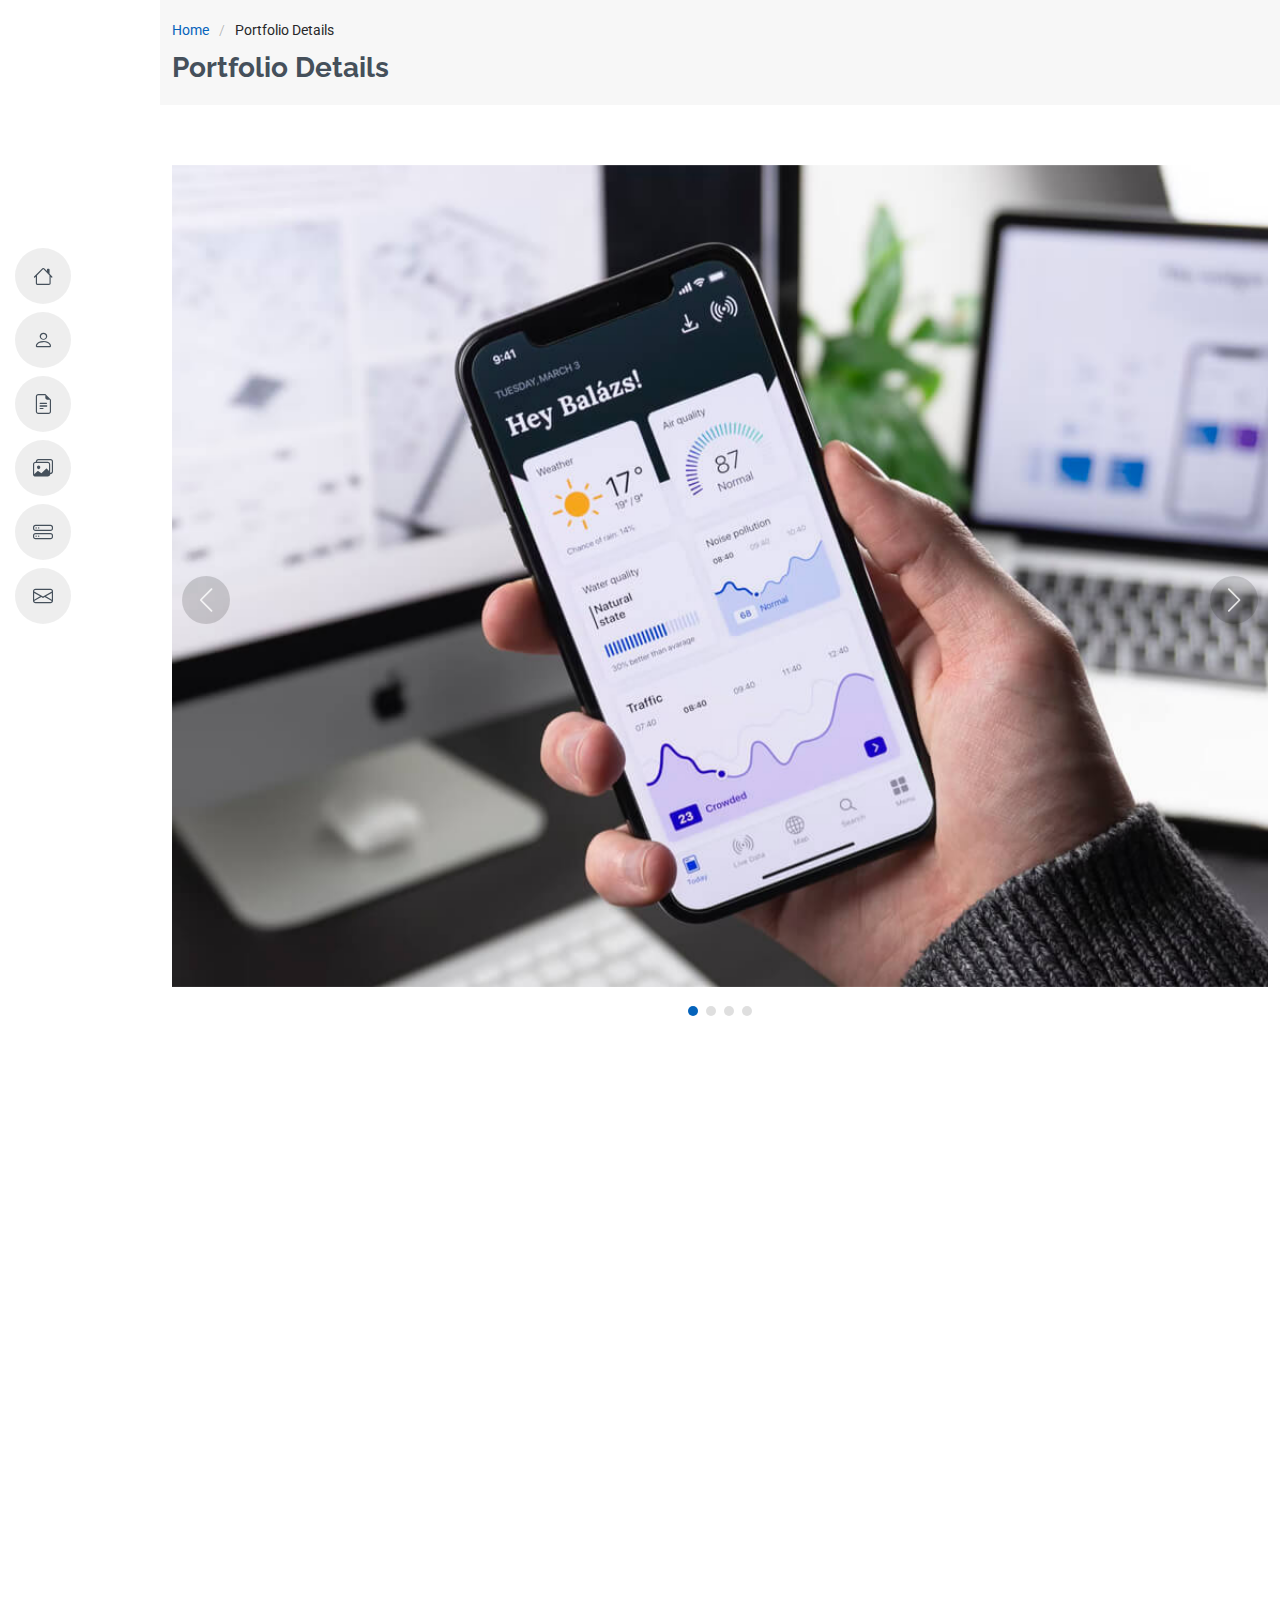
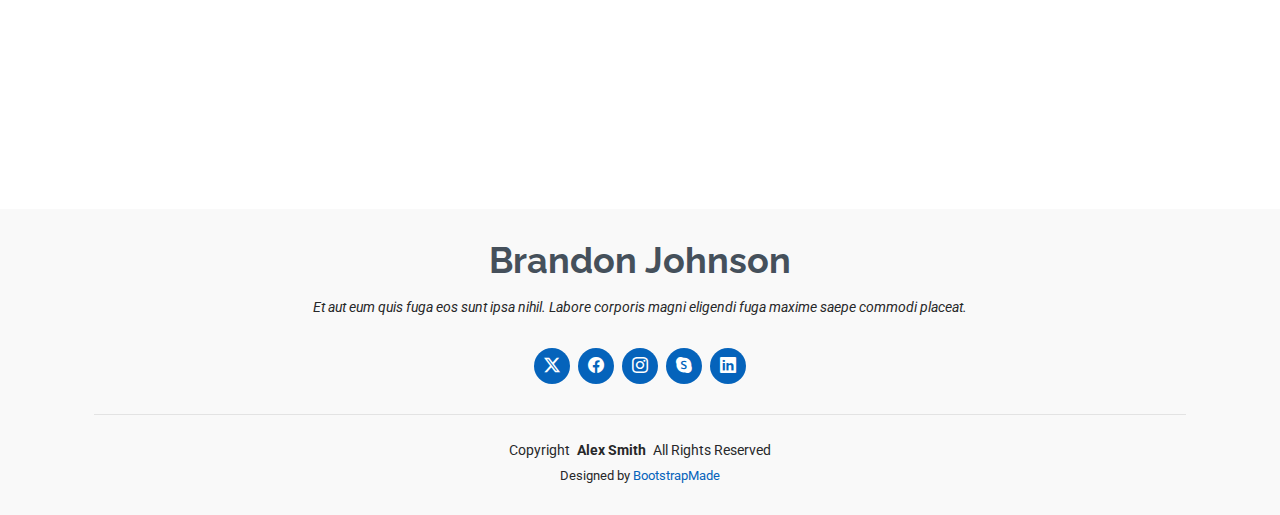
<file: portfolio-details.html>
<!DOCTYPE html>
<html lang="en">

<head>
  <meta charset="utf-8">
  <meta content="width=device-width, initial-scale=1.0" name="viewport">
  <title>Web Portfolio</title>
  <meta content="" name="description">
  <meta content="" name="keywords">

  <!-- Favicons -->
  <link href="assets/img/favicon.png" rel="icon">
  <link href="assets/img/apple-touch-icon.png" rel="apple-touch-icon">

  <!-- Fonts -->
  <link href="https://fonts.googleapis.com" rel="preconnect">
  <link href="https://fonts.gstatic.com" rel="preconnect" crossorigin>
  <link href="https://fonts.googleapis.com/css2?family=Roboto:ital,wght@0,100;0,300;0,400;0,500;0,700;0,900;1,100;1,300;1,400;1,500;1,700;1,900&family=Poppins:ital,wght@0,100;0,200;0,300;0,400;0,500;0,600;0,700;0,800;0,900;1,100;1,200;1,300;1,400;1,500;1,600;1,700;1,800;1,900&family=Raleway:ital,wght@0,100;0,200;0,300;0,400;0,500;0,600;0,700;0,800;0,900;1,100;1,200;1,300;1,400;1,500;1,600;1,700;1,800;1,900&display=swap" rel="stylesheet">

  <!-- Vendor CSS Files -->
  <link href="assets/vendor/bootstrap/css/bootstrap.min.css" rel="stylesheet">
  <link href="assets/vendor/bootstrap-icons/bootstrap-icons.css" rel="stylesheet">
  <link href="assets/vendor/aos/aos.css" rel="stylesheet">
  <link href="assets/vendor/glightbox/css/glightbox.min.css" rel="stylesheet">
  <link href="assets/vendor/swiper/swiper-bundle.min.css" rel="stylesheet">

  <!-- Main CSS File -->
  <link href="assets/css/main.css" rel="stylesheet">

  <!-- =======================================================
  * Template Name: MyResume
  * Template URL: https://bootstrapmade.com/free-html-bootstrap-template-my-resume/
  * Updated: Jun 29 2024 with Bootstrap v5.3.3
  * Author: BootstrapMade.com
  * License: https://bootstrapmade.com/license/
  ======================================================== -->
</head>

<body class="portfolio-details-page">

  <header id="header" class="header d-flex flex-column justify-content-center">

    <i class="header-toggle d-xl-none bi bi-list"></i>

    <nav id="navmenu" class="navmenu">
      <ul>
        <li><a href="#hero"><i class="bi bi-house navicon"></i><span>Home</span></a></li>
        <li><a href="#about"><i class="bi bi-person navicon"></i><span>About</span></a></li>
        <li><a href="#resume"><i class="bi bi-file-earmark-text navicon"></i><span>Resume</span></a></li>
        <li><a href="#portfolio"><i class="bi bi-images navicon"></i><span>Portfolio</span></a></li>
        <li><a href="#services"><i class="bi bi-hdd-stack navicon"></i><span>Services</span></a></li>
        <li><a href="#contact"><i class="bi bi-envelope navicon"></i><span>Contact</span></a></li>
      </ul>
    </nav>

  </header>

  <main class="main">

    <!-- Page Title -->
    <div class="page-title" data-aos="fade">
      <div class="container">
        <nav class="breadcrumbs">
          <ol>
            <li><a href="index.html">Home</a></li>
            <li class="current">Portfolio Details</li>
          </ol>
        </nav>
        <h1>Portfolio Details</h1>
      </div>
    </div><!-- End Page Title -->

    <!-- Portfolio Details Section -->
    <section id="portfolio-details" class="portfolio-details section">

      <div class="container" data-aos="fade-up">

        <div class="portfolio-details-slider swiper init-swiper">
          <script type="application/json" class="swiper-config">
            {
              "loop": true,
              "speed": 600,
              "autoplay": {
                "delay": 5000
              },
              "slidesPerView": "auto",
              "navigation": {
                "nextEl": ".swiper-button-next",
                "prevEl": ".swiper-button-prev"
              },
              "pagination": {
                "el": ".swiper-pagination",
                "type": "bullets",
                "clickable": true
              }
            }
          </script>
          <div class="swiper-wrapper align-items-center">

            <div class="swiper-slide">
              <img src="assets/img/portfolio/app-1.jpg" alt="">
            </div>

            <div class="swiper-slide">
              <img src="assets/img/portfolio/product-1.jpg" alt="">
            </div>

            <div class="swiper-slide">
              <img src="assets/img/portfolio/branding-1.jpg" alt="">
            </div>

            <div class="swiper-slide">
              <img src="assets/img/portfolio/books-1.jpg" alt="">
            </div>

          </div>
          <div class="swiper-button-prev"></div>
          <div class="swiper-button-next"></div>
          <div class="swiper-pagination"></div>
        </div>

        <div class="row justify-content-between gy-4 mt-4">

          <div class="col-lg-8" data-aos="fade-up">
            <div class="portfolio-description">
              <h2>This is an example of portfolio details</h2>
              <p>
                Autem ipsum nam porro corporis rerum. Quis eos dolorem eos itaque inventore commodi labore quia quia. Exercitationem repudiandae officiis neque suscipit non officia eaque itaque enim. Voluptatem officia accusantium nesciunt est omnis tempora consectetur dignissimos. Sequi nulla at esse enim cum deserunt eius.
              </p>
              <p>
                Amet consequatur qui dolore veniam voluptatem voluptatem sit. Non aspernatur atque natus ut cum nam et. Praesentium error dolores rerum minus sequi quia veritatis eum. Eos et doloribus doloremque nesciunt molestiae laboriosam.
              </p>

              <div class="testimonial-item">
                <p>
                  <i class="bi bi-quote quote-icon-left"></i>
                  <span>Export tempor illum tamen malis malis eram quae irure esse labore quem cillum quid cillum eram malis quorum velit fore eram velit sunt aliqua noster fugiat irure amet legam anim culpa.</span>
                  <i class="bi bi-quote quote-icon-right"></i>
                </p>
                <div>
                  <img src="assets/img/testimonials/testimonials-2.jpg" class="testimonial-img" alt="">
                  <h3>Sara Wilsson</h3>
                  <h4>Designer</h4>
                </div>
              </div>

              <p>
                Impedit ipsum quae et aliquid doloribus et voluptatem quasi. Perspiciatis occaecati earum et magnam animi. Quibusdam non qui ea vitae suscipit vitae sunt. Repudiandae incidunt cumque minus deserunt assumenda tempore. Delectus voluptas necessitatibus est.
              </p>

              <p>
                Sunt voluptatum sapiente facilis quo odio aut ipsum repellat debitis. Molestiae et autem libero. Explicabo et quod necessitatibus similique quis dolor eum. Numquam eaque praesentium rem et qui nesciunt.
              </p>

            </div>
          </div>

          <div class="col-lg-3" data-aos="fade-up" data-aos-delay="100">
            <div class="portfolio-info">
              <h3>Project information</h3>
              <ul>
                <li><strong>Category</strong> Web design</li>
                <li><strong>Client</strong> ASU Company</li>
                <li><strong>Project date</strong> 01 March, 2020</li>
                <li><strong>Project URL</strong> <a href="#">www.example.com</a></li>
                <li><a href="#" class="btn-visit align-self-start">Visit Website</a></li>
              </ul>
            </div>
          </div>

        </div>

      </div>

    </section><!-- /Portfolio Details Section -->

  </main>

  <footer id="footer" class="footer position-relative light-background">
    <div class="container">
      <h3 class="sitename">Brandon Johnson</h3>
      <p>Et aut eum quis fuga eos sunt ipsa nihil. Labore corporis magni eligendi fuga maxime saepe commodi placeat.</p>
      <div class="social-links d-flex justify-content-center">
        <a href=""><i class="bi bi-twitter-x"></i></a>
        <a href=""><i class="bi bi-facebook"></i></a>
        <a href=""><i class="bi bi-instagram"></i></a>
        <a href=""><i class="bi bi-skype"></i></a>
        <a href=""><i class="bi bi-linkedin"></i></a>
      </div>
      <div class="container">
        <div class="copyright">
          <span>Copyright</span> <strong class="px-1 sitename">Alex Smith</strong> <span>All Rights Reserved</span>
        </div>
        <div class="credits">
          <!-- All the links in the footer should remain intact. -->
          <!-- You can delete the links only if you've purchased the pro version. -->
          <!-- Licensing information: https://bootstrapmade.com/license/ -->
          <!-- Purchase the pro version with working PHP/AJAX contact form: [buy-url] -->
          Designed by <a href="https://bootstrapmade.com/">BootstrapMade</a>
        </div>
      </div>
    </div>
  </footer>

  <!-- Scroll Top -->
  <a href="#" id="scroll-top" class="scroll-top d-flex align-items-center justify-content-center"><i class="bi bi-arrow-up-short"></i></a>

  <!-- Preloader -->
  <div id="preloader"></div>

  <!-- Vendor JS Files -->
  <script src="assets/vendor/bootstrap/js/bootstrap.bundle.min.js"></script>
  <script src="assets/vendor/php-email-form/validate.js"></script>
  <script src="assets/vendor/aos/aos.js"></script>
  <script src="assets/vendor/typed.js/typed.umd.js"></script>
  <script src="assets/vendor/purecounter/purecounter_vanilla.js"></script>
  <script src="assets/vendor/waypoints/noframework.waypoints.js"></script>
  <script src="assets/vendor/glightbox/js/glightbox.min.js"></script>
  <script src="assets/vendor/imagesloaded/imagesloaded.pkgd.min.js"></script>
  <script src="assets/vendor/isotope-layout/isotope.pkgd.min.js"></script>
  <script src="assets/vendor/swiper/swiper-bundle.min.js"></script>

  <!-- Main JS File -->
  <script src="assets/js/main.js"></script>

</body>

</html>
</file>
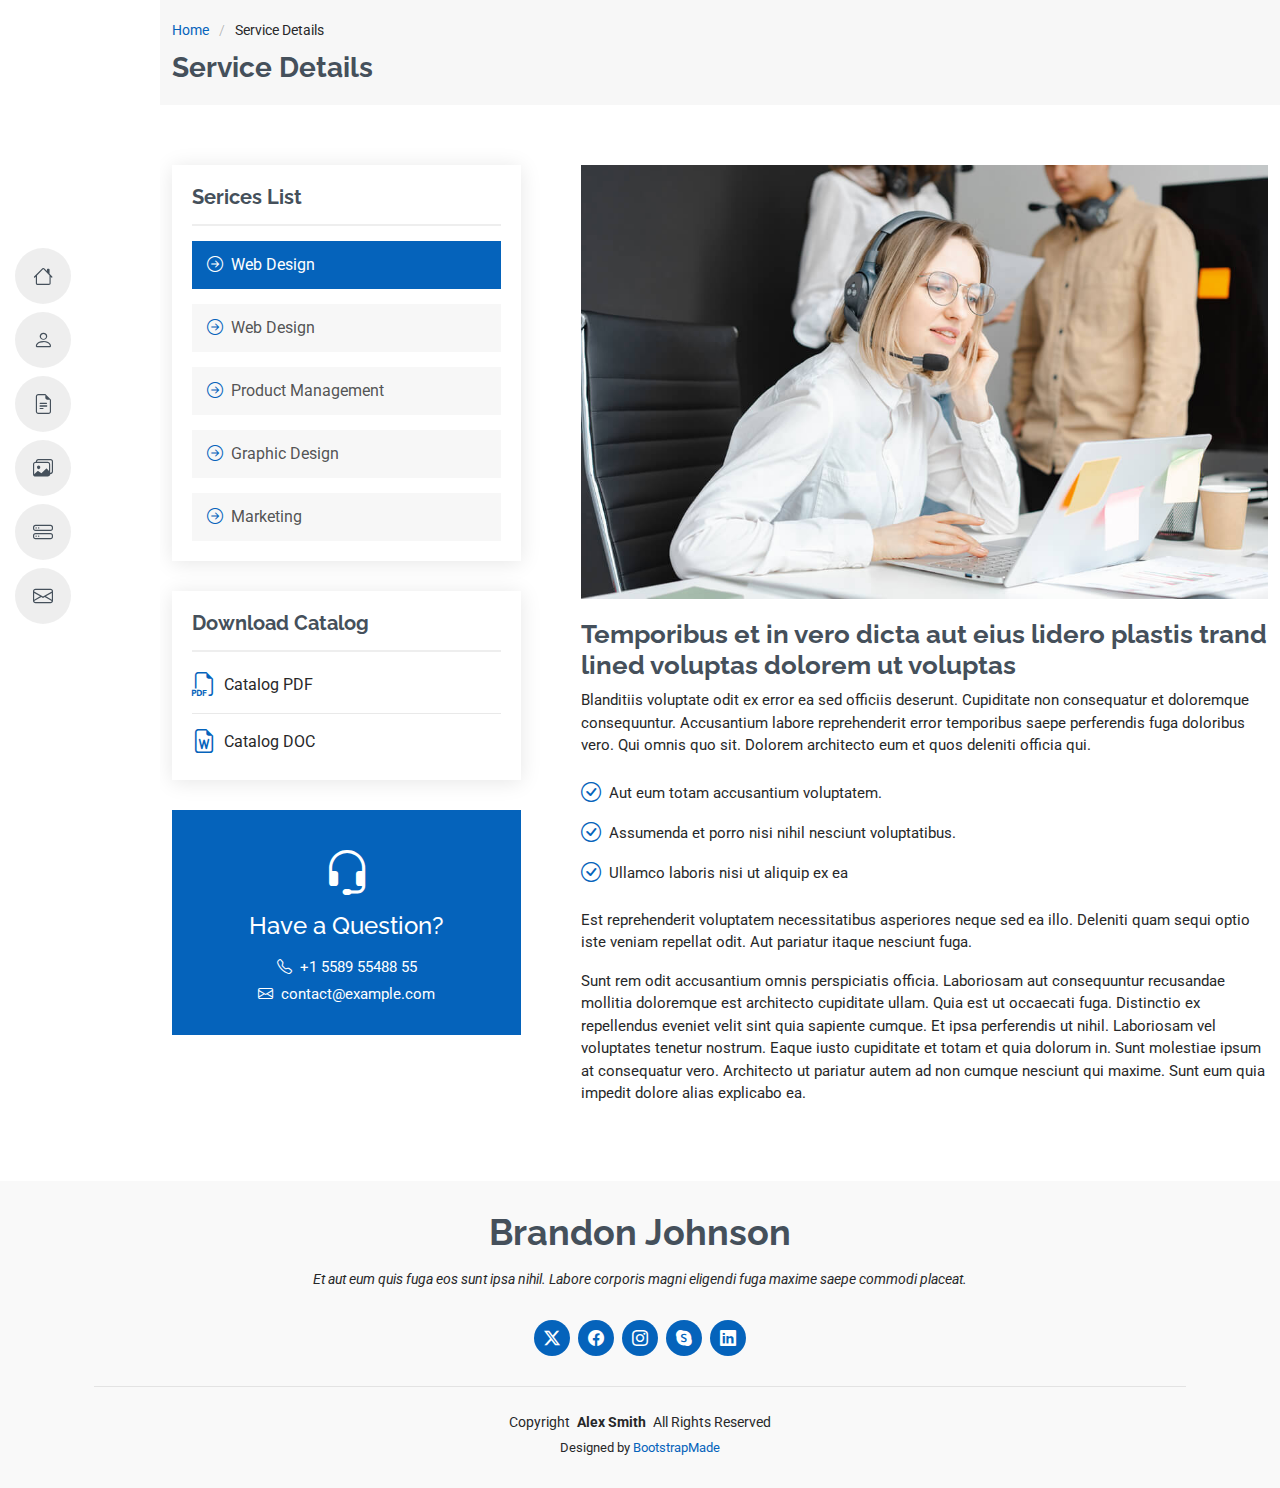
<file: service-details.html>
<!DOCTYPE html>
<html lang="en">

<head>
  <meta charset="utf-8">
  <meta content="width=device-width, initial-scale=1.0" name="viewport">
  <title>Service Details - MyResume Bootstrap Template</title>
  <meta content="" name="description">
  <meta content="" name="keywords">

  <!-- Favicons -->
  <link href="assets/img/favicon.png" rel="icon">
  <link href="assets/img/apple-touch-icon.png" rel="apple-touch-icon">

  <!-- Fonts -->
  <link href="https://fonts.googleapis.com" rel="preconnect">
  <link href="https://fonts.gstatic.com" rel="preconnect" crossorigin>
  <link href="https://fonts.googleapis.com/css2?family=Roboto:ital,wght@0,100;0,300;0,400;0,500;0,700;0,900;1,100;1,300;1,400;1,500;1,700;1,900&family=Poppins:ital,wght@0,100;0,200;0,300;0,400;0,500;0,600;0,700;0,800;0,900;1,100;1,200;1,300;1,400;1,500;1,600;1,700;1,800;1,900&family=Raleway:ital,wght@0,100;0,200;0,300;0,400;0,500;0,600;0,700;0,800;0,900;1,100;1,200;1,300;1,400;1,500;1,600;1,700;1,800;1,900&display=swap" rel="stylesheet">

  <!-- Vendor CSS Files -->
  <link href="assets/vendor/bootstrap/css/bootstrap.min.css" rel="stylesheet">
  <link href="assets/vendor/bootstrap-icons/bootstrap-icons.css" rel="stylesheet">
  <link href="assets/vendor/aos/aos.css" rel="stylesheet">
  <link href="assets/vendor/glightbox/css/glightbox.min.css" rel="stylesheet">
  <link href="assets/vendor/swiper/swiper-bundle.min.css" rel="stylesheet">

  <!-- Main CSS File -->
  <link href="assets/css/main.css" rel="stylesheet">

  <!-- =======================================================
  * Template Name: MyResume
  * Template URL: https://bootstrapmade.com/free-html-bootstrap-template-my-resume/
  * Updated: Jun 29 2024 with Bootstrap v5.3.3
  * Author: BootstrapMade.com
  * License: https://bootstrapmade.com/license/
  ======================================================== -->
</head>

<body class="service-details-page">

  <header id="header" class="header d-flex flex-column justify-content-center">

    <i class="header-toggle d-xl-none bi bi-list"></i>

    <nav id="navmenu" class="navmenu">
      <ul>
        <li><a href="#hero"><i class="bi bi-house navicon"></i><span>Home</span></a></li>
        <li><a href="#about"><i class="bi bi-person navicon"></i><span>About</span></a></li>
        <li><a href="#resume"><i class="bi bi-file-earmark-text navicon"></i><span>Resume</span></a></li>
        <li><a href="#portfolio"><i class="bi bi-images navicon"></i><span>Portfolio</span></a></li>
        <li><a href="#services"><i class="bi bi-hdd-stack navicon"></i><span>Services</span></a></li>
        <li><a href="#contact"><i class="bi bi-envelope navicon"></i><span>Contact</span></a></li>
      </ul>
    </nav>

  </header>

  <main class="main">

    <!-- Page Title -->
    <div class="page-title" data-aos="fade">
      <div class="container">
        <nav class="breadcrumbs">
          <ol>
            <li><a href="index.html">Home</a></li>
            <li class="current">Service Details</li>
          </ol>
        </nav>
        <h1>Service Details</h1>
      </div>
    </div><!-- End Page Title -->

    <!-- Service Details Section -->
    <section id="service-details" class="service-details section">

      <div class="container">

        <div class="row gy-5">

          <div class="col-lg-4" data-aos="fade-up" data-aos-delay="100">

            <div class="service-box">
              <h4>Serices List</h4>
              <div class="services-list">
                <a href="#" class="active"><i class="bi bi-arrow-right-circle"></i><span>Web Design</span></a>
                <a href="#"><i class="bi bi-arrow-right-circle"></i><span>Web Design</span></a>
                <a href="#"><i class="bi bi-arrow-right-circle"></i><span>Product Management</span></a>
                <a href="#"><i class="bi bi-arrow-right-circle"></i><span>Graphic Design</span></a>
                <a href="#"><i class="bi bi-arrow-right-circle"></i><span>Marketing</span></a>
              </div>
            </div><!-- End Services List -->

            <div class="service-box">
              <h4>Download Catalog</h4>
              <div class="download-catalog">
                <a href="#"><i class="bi bi-filetype-pdf"></i><span>Catalog PDF</span></a>
                <a href="#"><i class="bi bi-file-earmark-word"></i><span>Catalog DOC</span></a>
              </div>
            </div><!-- End Services List -->

            <div class="help-box d-flex flex-column justify-content-center align-items-center">
              <i class="bi bi-headset help-icon"></i>
              <h4>Have a Question?</h4>
              <p class="d-flex align-items-center mt-2 mb-0"><i class="bi bi-telephone me-2"></i> <span>+1 5589 55488 55</span></p>
              <p class="d-flex align-items-center mt-1 mb-0"><i class="bi bi-envelope me-2"></i> <a href="mailto:contact@example.com">contact@example.com</a></p>
            </div>

          </div>

          <div class="col-lg-8 ps-lg-5" data-aos="fade-up" data-aos-delay="200">
            <img src="assets/img/services.jpg" alt="" class="img-fluid services-img">
            <h3>Temporibus et in vero dicta aut eius lidero plastis trand lined voluptas dolorem ut voluptas</h3>
            <p>
              Blanditiis voluptate odit ex error ea sed officiis deserunt. Cupiditate non consequatur et doloremque consequuntur. Accusantium labore reprehenderit error temporibus saepe perferendis fuga doloribus vero. Qui omnis quo sit. Dolorem architecto eum et quos deleniti officia qui.
            </p>
            <ul>
              <li><i class="bi bi-check-circle"></i> <span>Aut eum totam accusantium voluptatem.</span></li>
              <li><i class="bi bi-check-circle"></i> <span>Assumenda et porro nisi nihil nesciunt voluptatibus.</span></li>
              <li><i class="bi bi-check-circle"></i> <span>Ullamco laboris nisi ut aliquip ex ea</span></li>
            </ul>
            <p>
              Est reprehenderit voluptatem necessitatibus asperiores neque sed ea illo. Deleniti quam sequi optio iste veniam repellat odit. Aut pariatur itaque nesciunt fuga.
            </p>
            <p>
              Sunt rem odit accusantium omnis perspiciatis officia. Laboriosam aut consequuntur recusandae mollitia doloremque est architecto cupiditate ullam. Quia est ut occaecati fuga. Distinctio ex repellendus eveniet velit sint quia sapiente cumque. Et ipsa perferendis ut nihil. Laboriosam vel voluptates tenetur nostrum. Eaque iusto cupiditate et totam et quia dolorum in. Sunt molestiae ipsum at consequatur vero. Architecto ut pariatur autem ad non cumque nesciunt qui maxime. Sunt eum quia impedit dolore alias explicabo ea.
            </p>
          </div>

        </div>

      </div>

    </section><!-- /Service Details Section -->

  </main>

  <footer id="footer" class="footer position-relative light-background">
    <div class="container">
      <h3 class="sitename">Brandon Johnson</h3>
      <p>Et aut eum quis fuga eos sunt ipsa nihil. Labore corporis magni eligendi fuga maxime saepe commodi placeat.</p>
      <div class="social-links d-flex justify-content-center">
        <a href=""><i class="bi bi-twitter-x"></i></a>
        <a href=""><i class="bi bi-facebook"></i></a>
        <a href=""><i class="bi bi-instagram"></i></a>
        <a href=""><i class="bi bi-skype"></i></a>
        <a href=""><i class="bi bi-linkedin"></i></a>
      </div>
      <div class="container">
        <div class="copyright">
          <span>Copyright</span> <strong class="px-1 sitename">Alex Smith</strong> <span>All Rights Reserved</span>
        </div>
        <div class="credits">
          <!-- All the links in the footer should remain intact. -->
          <!-- You can delete the links only if you've purchased the pro version. -->
          <!-- Licensing information: https://bootstrapmade.com/license/ -->
          <!-- Purchase the pro version with working PHP/AJAX contact form: [buy-url] -->
          Designed by <a href="https://bootstrapmade.com/">BootstrapMade</a>
        </div>
      </div>
    </div>
  </footer>

  <!-- Scroll Top -->
  <a href="#" id="scroll-top" class="scroll-top d-flex align-items-center justify-content-center"><i class="bi bi-arrow-up-short"></i></a>

  <!-- Preloader -->
  <div id="preloader"></div>

  <!-- Vendor JS Files -->
  <script src="assets/vendor/bootstrap/js/bootstrap.bundle.min.js"></script>
  <script src="assets/vendor/php-email-form/validate.js"></script>
  <script src="assets/vendor/aos/aos.js"></script>
  <script src="assets/vendor/typed.js/typed.umd.js"></script>
  <script src="assets/vendor/purecounter/purecounter_vanilla.js"></script>
  <script src="assets/vendor/waypoints/noframework.waypoints.js"></script>
  <script src="assets/vendor/glightbox/js/glightbox.min.js"></script>
  <script src="assets/vendor/imagesloaded/imagesloaded.pkgd.min.js"></script>
  <script src="assets/vendor/isotope-layout/isotope.pkgd.min.js"></script>
  <script src="assets/vendor/swiper/swiper-bundle.min.js"></script>

  <!-- Main JS File -->
  <script src="assets/js/main.js"></script>

</body>

</html>
</file>
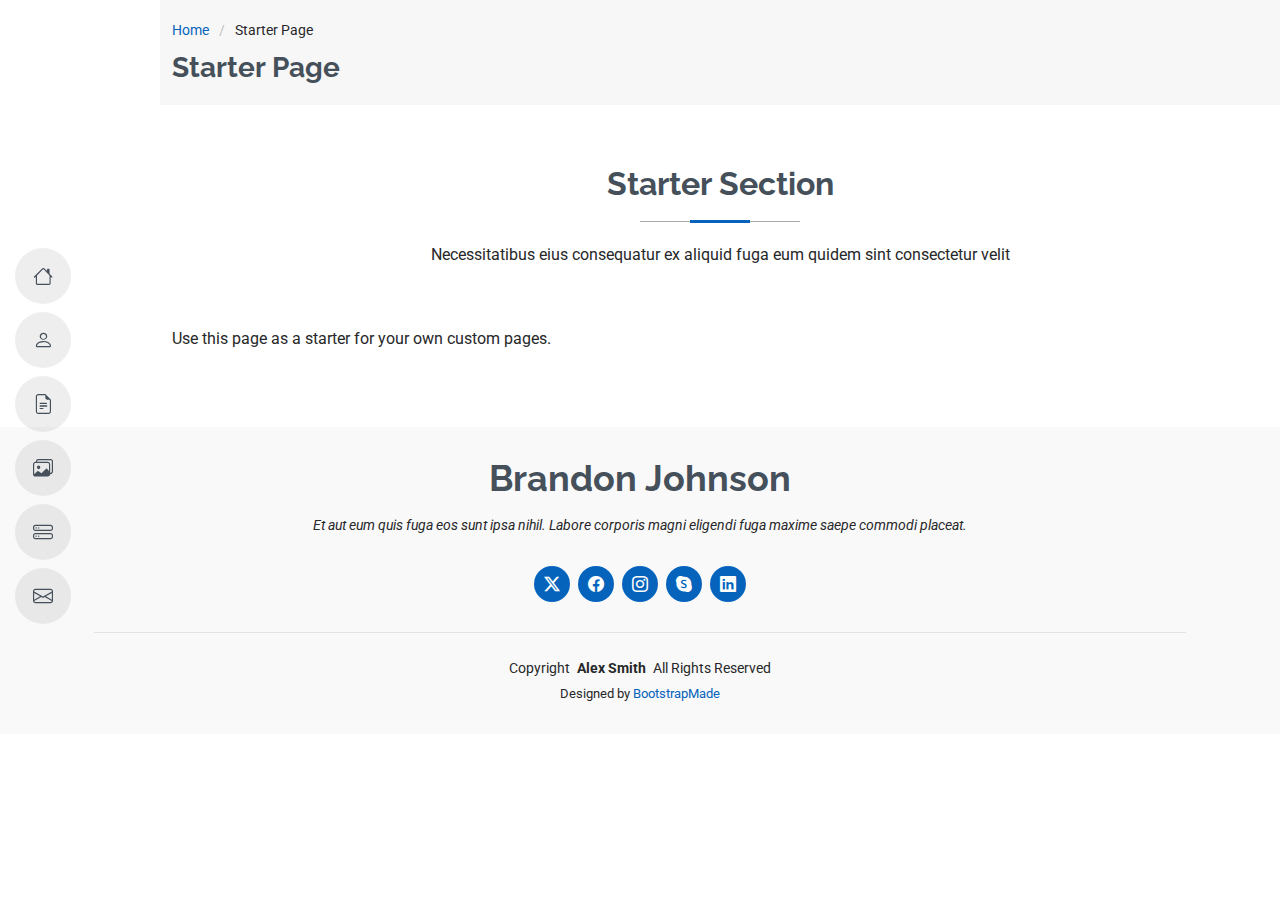
<file: starter-page.html>
<!DOCTYPE html>
<html lang="en">

<head>
  <meta charset="utf-8">
  <meta content="width=device-width, initial-scale=1.0" name="viewport">
  <title>Starter Page - MyResume Bootstrap Template</title>
  <meta content="" name="description">
  <meta content="" name="keywords">

  <!-- Favicons -->
  <link href="assets/img/favicon.png" rel="icon">
  <link href="assets/img/apple-touch-icon.png" rel="apple-touch-icon">

  <!-- Fonts -->
  <link href="https://fonts.googleapis.com" rel="preconnect">
  <link href="https://fonts.gstatic.com" rel="preconnect" crossorigin>
  <link href="https://fonts.googleapis.com/css2?family=Roboto:ital,wght@0,100;0,300;0,400;0,500;0,700;0,900;1,100;1,300;1,400;1,500;1,700;1,900&family=Poppins:ital,wght@0,100;0,200;0,300;0,400;0,500;0,600;0,700;0,800;0,900;1,100;1,200;1,300;1,400;1,500;1,600;1,700;1,800;1,900&family=Raleway:ital,wght@0,100;0,200;0,300;0,400;0,500;0,600;0,700;0,800;0,900;1,100;1,200;1,300;1,400;1,500;1,600;1,700;1,800;1,900&display=swap" rel="stylesheet">

  <!-- Vendor CSS Files -->
  <link href="assets/vendor/bootstrap/css/bootstrap.min.css" rel="stylesheet">
  <link href="assets/vendor/bootstrap-icons/bootstrap-icons.css" rel="stylesheet">
  <link href="assets/vendor/aos/aos.css" rel="stylesheet">
  <link href="assets/vendor/glightbox/css/glightbox.min.css" rel="stylesheet">
  <link href="assets/vendor/swiper/swiper-bundle.min.css" rel="stylesheet">

  <!-- Main CSS File -->
  <link href="assets/css/main.css" rel="stylesheet">

  <!-- =======================================================
  * Template Name: MyResume
  * Template URL: https://bootstrapmade.com/free-html-bootstrap-template-my-resume/
  * Updated: Jun 29 2024 with Bootstrap v5.3.3
  * Author: BootstrapMade.com
  * License: https://bootstrapmade.com/license/
  ======================================================== -->
</head>

<body class="starter-page-page">

  <header id="header" class="header d-flex flex-column justify-content-center">

    <i class="header-toggle d-xl-none bi bi-list"></i>

    <nav id="navmenu" class="navmenu">
      <ul>
        <li><a href="#hero"><i class="bi bi-house navicon"></i><span>Home</span></a></li>
        <li><a href="#about"><i class="bi bi-person navicon"></i><span>About</span></a></li>
        <li><a href="#resume"><i class="bi bi-file-earmark-text navicon"></i><span>Resume</span></a></li>
        <li><a href="#portfolio"><i class="bi bi-images navicon"></i><span>Portfolio</span></a></li>
        <li><a href="#services"><i class="bi bi-hdd-stack navicon"></i><span>Services</span></a></li>
        <li><a href="#contact"><i class="bi bi-envelope navicon"></i><span>Contact</span></a></li>
      </ul>
    </nav>

  </header>

  <main class="main">

    <!-- Page Title -->
    <div class="page-title" data-aos="fade">
      <div class="container">
        <nav class="breadcrumbs">
          <ol>
            <li><a href="index.html">Home</a></li>
            <li class="current">Starter Page</li>
          </ol>
        </nav>
        <h1>Starter Page</h1>
      </div>
    </div><!-- End Page Title -->

    <!-- Starter Section Section -->
    <section id="starter-section" class="starter-section section">

      <!-- Section Title -->
      <div class="container section-title" data-aos="fade-up">
        <h2>Starter Section</h2>
        <p>Necessitatibus eius consequatur ex aliquid fuga eum quidem sint consectetur velit</p>
      </div><!-- End Section Title -->

      <div class="container" data-aos="fade-up">
        <p>Use this page as a starter for your own custom pages.</p>
      </div>

    </section><!-- /Starter Section Section -->

  </main>

  <footer id="footer" class="footer position-relative light-background">
    <div class="container">
      <h3 class="sitename">Brandon Johnson</h3>
      <p>Et aut eum quis fuga eos sunt ipsa nihil. Labore corporis magni eligendi fuga maxime saepe commodi placeat.</p>
      <div class="social-links d-flex justify-content-center">
        <a href=""><i class="bi bi-twitter-x"></i></a>
        <a href=""><i class="bi bi-facebook"></i></a>
        <a href=""><i class="bi bi-instagram"></i></a>
        <a href=""><i class="bi bi-skype"></i></a>
        <a href=""><i class="bi bi-linkedin"></i></a>
      </div>
      <div class="container">
        <div class="copyright">
          <span>Copyright</span> <strong class="px-1 sitename">Alex Smith</strong> <span>All Rights Reserved</span>
        </div>
        <div class="credits">
          <!-- All the links in the footer should remain intact. -->
          <!-- You can delete the links only if you've purchased the pro version. -->
          <!-- Licensing information: https://bootstrapmade.com/license/ -->
          <!-- Purchase the pro version with working PHP/AJAX contact form: [buy-url] -->
          Designed by <a href="https://bootstrapmade.com/">BootstrapMade</a>
        </div>
      </div>
    </div>
  </footer>

  <!-- Scroll Top -->
  <a href="#" id="scroll-top" class="scroll-top d-flex align-items-center justify-content-center"><i class="bi bi-arrow-up-short"></i></a>

  <!-- Preloader -->
  <div id="preloader"></div>

  <!-- Vendor JS Files -->
  <script src="assets/vendor/bootstrap/js/bootstrap.bundle.min.js"></script>
  <script src="assets/vendor/php-email-form/validate.js"></script>
  <script src="assets/vendor/aos/aos.js"></script>
  <script src="assets/vendor/typed.js/typed.umd.js"></script>
  <script src="assets/vendor/purecounter/purecounter_vanilla.js"></script>
  <script src="assets/vendor/waypoints/noframework.waypoints.js"></script>
  <script src="assets/vendor/glightbox/js/glightbox.min.js"></script>
  <script src="assets/vendor/imagesloaded/imagesloaded.pkgd.min.js"></script>
  <script src="assets/vendor/isotope-layout/isotope.pkgd.min.js"></script>
  <script src="assets/vendor/swiper/swiper-bundle.min.js"></script>

  <!-- Main JS File -->
  <script src="assets/js/main.js"></script>

</body>

</html>
</file>
<file: assets/css/main.css>
/**
* Template Name: MyResume
* Template URL: https://bootstrapmade.com/free-html-bootstrap-template-my-resume/
* Updated: Jun 29 2024 with Bootstrap v5.3.3
* Author: BootstrapMade.com
* License: https://bootstrapmade.com/license/
*/

/*--------------------------------------------------------------
# Font & Color Variables
# Help: https://bootstrapmade.com/color-system/
--------------------------------------------------------------*/
/* Fonts */
:root {
  --default-font: "Roboto",  system-ui, -apple-system, "Segoe UI", Roboto, "Helvetica Neue", Arial, "Noto Sans", "Liberation Sans", sans-serif, "Apple Color Emoji", "Segoe UI Emoji", "Segoe UI Symbol", "Noto Color Emoji";
  --heading-font: "Raleway",  sans-serif;
  --nav-font: "Poppins",  sans-serif;
}

/* Global Colors - The following color variables are used throughout the website. Updating them here will change the color scheme of the entire website */
:root { 
  --background-color: #ffffff; /* Background color for the entire website, including individual sections */
  --default-color: #272829; /* Default color used for the majority of the text content across the entire website */
  --heading-color: #45505b; /* Color for headings, subheadings and title throughout the website */
  --accent-color: #0563bb; /* Accent color that represents your brand on the website. It's used for buttons, links, and other elements that need to stand out */
  --surface-color: #ffffff; /* The surface color is used as a background of boxed elements within sections, such as cards, icon boxes, or other elements that require a visual separation from the global background. */
  --contrast-color: #ffffff; /* Contrast color for text, ensuring readability against backgrounds of accent, heading, or default colors. */
}

/* Nav Menu Colors - The following color variables are used specifically for the navigation menu. They are separate from the global colors to allow for more customization options */
:root {
  --nav-color: #45505b;  /* The default color of the main navmenu links */
  --nav-hover-color: #0563bb; /* Applied to main navmenu links when they are hovered over or active */
  --nav-mobile-background-color: #ffffff; /* Used as the background color for mobile navigation menu */
  --nav-dropdown-background-color: #ffffff; /* Used as the background color for dropdown items that appear when hovering over primary navigation items */
  --nav-dropdown-color: #212529; /* Used for navigation links of the dropdown items in the navigation menu. */
  --nav-dropdown-hover-color: #0563bb; /* Similar to --nav-hover-color, this color is applied to dropdown navigation links when they are hovered over. */
}

/* Color Presets - These classes override global colors when applied to any section or element, providing reuse of the sam color scheme. */

.light-background {
  --background-color: #f9f9f9;
  --surface-color: #ffffff;
}

.dark-background {
  --background-color: #060606;
  --default-color: #ffffff;
  --heading-color: #ffffff;
  --surface-color: #252525;
  --contrast-color: #ffffff;
}

/* Smooth scroll */
:root {
  scroll-behavior: smooth;
}

/*--------------------------------------------------------------
# General Styling & Shared Classes
--------------------------------------------------------------*/
body {
  color: var(--default-color);
  background-color: var(--background-color);
  font-family: var(--default-font);
}

a {
  color: var(--accent-color);
  text-decoration: none;
  transition: 0.3s;
}

a:hover {
  color: color-mix(in srgb, var(--accent-color), transparent 25%);
  text-decoration: none;
}

h1,
h2,
h3,
h4,
h5,
h6 {
  color: var(--heading-color);
  font-family: var(--heading-font);
}

/* PHP Email Form Messages
------------------------------*/
.php-email-form .error-message {
  display: none;
  background: #df1529;
  color: #ffffff;
  text-align: left;
  padding: 15px;
  margin-bottom: 24px;
  font-weight: 600;
}

.php-email-form .sent-message {
  display: none;
  color: #ffffff;
  background: #059652;
  text-align: center;
  padding: 15px;
  margin-bottom: 24px;
  font-weight: 600;
}

.php-email-form .loading {
  display: none;
  background: var(--surface-color);
  text-align: center;
  padding: 15px;
  margin-bottom: 24px;
}

.php-email-form .loading:before {
  content: "";
  display: inline-block;
  border-radius: 50%;
  width: 24px;
  height: 24px;
  margin: 0 10px -6px 0;
  border: 3px solid var(--accent-color);
  border-top-color: var(--surface-color);
  animation: php-email-form-loading 1s linear infinite;
}

@keyframes php-email-form-loading {
  0% {
    transform: rotate(0deg);
  }

  100% {
    transform: rotate(360deg);
  }
}

/*--------------------------------------------------------------
# Global Header
--------------------------------------------------------------*/
.header {
  color: var(--default-color);
  position: fixed;
  top: 0;
  left: 0;
  bottom: 0;
  padding: 0 15px;
  transition: all ease-in-out 0.3s;
  overflow-y: auto;
  z-index: 997;
  min-width: 200px;
}

@media (max-width: 1199px) {
  .header {
    background-color: var(--background-color);
    border-right: 1px solid color-mix(in srgb, var(--default-color), transparent 90%);
    width: 300px;
    left: -100%;
  }
}

@media (min-width: 1200px) and (max-width: 1600px) {
  .header~main {
    margin-left: 160px;
  }

  .header~main .hero {
    margin-left: -160px;
    width: 100vw;
  }
}

.header.header-show {
  left: 0;
}

.header .header-toggle {
  color: var(--contrast-color);
  background-color: var(--accent-color);
  font-size: 22px;
  display: flex;
  align-items: center;
  justify-content: center;
  width: 40px;
  height: 40px;
  border-radius: 50%;
  cursor: pointer;
  position: fixed;
  top: 15px;
  right: 15px;
  z-index: 9999;
  transition: background-color 0.3s;
}

.header .header-toggle:hover {
  color: var(--contrast-color);
  background-color: color-mix(in srgb, var(--accent-color) 90%, white 15%);
}

/*--------------------------------------------------------------
# Navigation Menu
--------------------------------------------------------------*/
.navmenu {
  padding: 0;
  z-index: 9997;
}

.navmenu ul {
  list-style: none;
  padding: 0 0 20px 0;
  margin: 0;
  width: 140px;
}

.navmenu a,
.navmenu a:focus {
  color: var(--nav-color);
  font-family: var(--nav-font);
  display: flex;
  align-items: center;
  padding: 10px 18px;
  margin-bottom: 8px;
  font-size: 15px;
  border-radius: 50px;
  background: color-mix(in srgb, var(--default-color), transparent 92%);
  height: 56px;
  width: 100%;
  overflow: hidden;
  transition: 0.3s;
}

.navmenu a i,
.navmenu a:focus i {
  font-size: 20px;
}

.navmenu a span,
.navmenu a:focus span {
  padding: 0 5px 0 7px;
}

@media (min-width: 992px) {

  .navmenu a,
  .navmenu a:focus {
    max-width: 56px;
  }

  .navmenu a span,
  .navmenu a:focus span {
    display: none;
  }
}

.navmenu a:hover,
.navmenu .active,
.navmenu .active:focus,
.navmenu li:hover>a {
  color: var(--contrast-color);
  background: var(--nav-hover-color);
}

.navmenu a:hover,
.navmenu li:hover>a {
  max-width: 100%;
  color: var(--contrast-color);
}

.navmenu a:hover span,
.navmenu li:hover>a span {
  display: block;
}

/*--------------------------------------------------------------
# Global Footer
--------------------------------------------------------------*/
.footer {
  color: var(--default-color);
  background-color: var(--background-color);
  font-size: 14px;
  text-align: center;
  padding: 30px 0;
  position: relative;
}

.footer h3 {
  font-size: 36px;
  font-weight: 700;
  position: relative;
  padding: 0;
  margin: 0 0 15px 0;
}

.footer p {
  font-size: 15;
  font-style: italic;
  padding: 0;
  margin: 0 0 30px 0;
}

.footer .social-links {
  margin: 0 0 30px 0;
}

.footer .social-links a {
  font-size: 16px;
  display: flex;
  align-items: center;
  justify-content: center;
  background: var(--accent-color);
  color: var(--contrast-color);
  line-height: 1;
  margin: 0 4px;
  border-radius: 50%;
  text-align: center;
  width: 36px;
  height: 36px;
  transition: 0.3s;
}

.footer .social-links a:hover {
  background: color-mix(in srgb, var(--accent-color), transparent 20%);
  text-decoration: none;
}

.footer .copyright {
  padding-top: 25px;
  border-top: 1px solid color-mix(in srgb, var(--default-color), transparent 90%);
}

.footer .credits {
  font-size: 13px;
  padding-top: 5px;
}

/*--------------------------------------------------------------
# Preloader
--------------------------------------------------------------*/
#preloader {
  position: fixed;
  inset: 0;
  z-index: 999999;
  overflow: hidden;
  background: var(--background-color);
  transition: all 0.6s ease-out;
}

#preloader:before {
  content: "";
  position: fixed;
  top: calc(50% - 30px);
  left: calc(50% - 30px);
  border: 6px solid #ffffff;
  border-color: var(--accent-color) transparent var(--accent-color) transparent;
  border-radius: 50%;
  width: 60px;
  height: 60px;
  animation: animate-preloader 1.5s linear infinite;
}

@keyframes animate-preloader {
  0% {
    transform: rotate(0deg);
  }

  100% {
    transform: rotate(360deg);
  }
}

/*--------------------------------------------------------------
# Scroll Top Button
--------------------------------------------------------------*/
.scroll-top {
  position: fixed;
  visibility: hidden;
  opacity: 0;
  right: 15px;
  bottom: -15px;
  z-index: 99999;
  background-color: var(--accent-color);
  width: 44px;
  height: 44px;
  border-radius: 50px;
  transition: all 0.4s;
}

.scroll-top i {
  font-size: 24px;
  color: var(--contrast-color);
  line-height: 0;
}

.scroll-top:hover {
  background-color: color-mix(in srgb, var(--accent-color), transparent 20%);
  color: var(--contrast-color);
}

.scroll-top.active {
  visibility: visible;
  opacity: 1;
  bottom: 15px;
}

/*--------------------------------------------------------------
# Disable aos animation delay on mobile devices
--------------------------------------------------------------*/
@media screen and (max-width: 768px) {
  [data-aos-delay] {
    transition-delay: 0 !important;
  }
}

/*--------------------------------------------------------------
# Global Page Titles & Breadcrumbs
--------------------------------------------------------------*/
.page-title {
  --background-color: color-mix(in srgb, var(--default-color), transparent 96%);
  color: var(--default-color);
  background-color: var(--background-color);
  padding: 20px 0;
  position: relative;
}

.page-title h1 {
  font-size: 28px;
  font-weight: 700;
  margin: 0;
}

.page-title .breadcrumbs ol {
  display: flex;
  flex-wrap: wrap;
  list-style: none;
  padding: 0 0 10px 0;
  margin: 0;
  font-size: 14px;
  font-weight: 400;
}

.page-title .breadcrumbs ol li+li {
  padding-left: 10px;
}

.page-title .breadcrumbs ol li+li::before {
  content: "/";
  display: inline-block;
  padding-right: 10px;
  color: color-mix(in srgb, var(--default-color), transparent 70%);
}

/*--------------------------------------------------------------
# Global Sections
--------------------------------------------------------------*/
section,
.section {
  color: var(--default-color);
  background-color: var(--background-color);
  padding: 60px 0;
  overflow: clip;
}

/*--------------------------------------------------------------
# Global Section Titles
--------------------------------------------------------------*/
.section-title {
  text-align: center;
  padding-bottom: 60px;
  position: relative;
}

.section-title h2 {
  font-size: 32px;
  font-weight: 700;
  margin-bottom: 20px;
  padding-bottom: 20px;
  position: relative;
}

.section-title h2:before {
  content: "";
  position: absolute;
  display: block;
  width: 160px;
  height: 1px;
  background: color-mix(in srgb, var(--default-color), transparent 60%);
  left: 0;
  right: 0;
  bottom: 1px;
  margin: auto;
}

.section-title h2::after {
  content: "";
  position: absolute;
  display: block;
  width: 60px;
  height: 3px;
  background: var(--accent-color);
  left: 0;
  right: 0;
  bottom: 0;
  margin: auto;
}

.section-title p {
  margin-bottom: 0;
}

/*--------------------------------------------------------------
# Hero Section
--------------------------------------------------------------*/
.hero {
  width: 100%;
  min-height: 100vh;
  position: relative;
  padding: 80px 0;
  display: flex;
  align-items: center;
  justify-content: center;
}

.hero img {
  position: absolute;
  inset: 0;
  display: block;
  width: 100%;
  height: 100%;
  object-fit: cover;
  z-index: 1;
}

.hero:before {
  content: "";
  background: color-mix(in srgb, var(--background-color), transparent 30%);
  position: absolute;
  inset: 0;
  z-index: 2;
}

.hero .container {
  position: relative;
  z-index: 3;
}

.hero h2 {
  margin: 0;
  font-size: 64px;
  font-weight: 700;
}

.hero p {
  margin: 5px 0 0 0;
  font-size: 26px;
}

.hero p span {
  letter-spacing: 1px;
  border-bottom: 2px solid var(--accent-color);
}

.hero .social-links {
  margin-top: 25px;
}

.hero .social-links a {
  font-size: 20px;
  display: inline-block;
  color: color-mix(in srgb, var(--default-color), transparent 30%);
  line-height: 1;
  margin-right: 20px;
  transition: 0.3s;
}

.hero .social-links a:hover {
  color: var(--accent-color);
}

@media (max-width: 768px) {
  .hero h2 {
    font-size: 32px;
  }

  .hero p {
    font-size: 20px;
  }
}

/*--------------------------------------------------------------
# About Section
--------------------------------------------------------------*/
.about .content h2 {
  font-weight: 700;
  font-size: 24px;
}

.about .content ul {
  list-style: none;
  padding: 0;
}

.about .content ul li {
  margin-bottom: 20px;
  display: flex;
  align-items: center;
}

.about .content ul strong {
  margin-right: 10px;
}

.about .content ul i {
  font-size: 16px;
  margin-right: 5px;
  color: var(--accent-color);
  line-height: 0;
}

/*--------------------------------------------------------------
# Stats Section
--------------------------------------------------------------*/
.stats i {
  background-color: var(--accent-color);
  color: var(--contrast-color);
  width: 54px;
  height: 54px;
  font-size: 24px;
  border-radius: 50px;
  display: inline-flex;
  align-items: center;
  justify-content: center;
  position: relative;
  z-index: 1;
}

.stats .stats-item {
  margin-top: 10px;
  width: 100%;
  position: relative;
  text-align: center;
  z-index: 0;
}

.stats .stats-item span {
  font-size: 36px;
  display: block;
  font-weight: 700;
  color: color-mix(in srgb, var(--default-color), transparent 20%);
}

.stats .stats-item p {
  padding: 0;
  margin: 0;
  color: color-mix(in srgb, var(--default-color), transparent 50%);
  font-size: 16px;
}

/*--------------------------------------------------------------
# Skills Section
--------------------------------------------------------------*/
.skills .progress {
  height: 60px;
  display: block;
  background: none;
  border-radius: 0;
}

.skills .progress .skill {
  color: var(--heading-color);
  padding: 0;
  margin: 0 0 6px 0;
  text-transform: uppercase;
  display: block;
  font-weight: 600;
  font-family: var(--heading-font);
}

.skills .progress .skill .val {
  float: right;
  font-style: normal;
}

.skills .progress-bar-wrap {
  background: color-mix(in srgb, var(--default-color), transparent 90%);
  height: 10px;
}

.skills .progress-bar {
  width: 1px;
  height: 10px;
  transition: 0.9s;
  background-color: var(--accent-color);
}

/*--------------------------------------------------------------
# Resume Section
--------------------------------------------------------------*/
.resume .resume-title {
  color: var(--heading-color);
  font-size: 26px;
  font-weight: 700;
  margin-top: 20px;
  margin-bottom: 20px;
}

.resume .resume-item {
  padding: 0 0 20px 20px;
  margin-top: -2px;
  border-left: 2px solid var(--accent-color);
  position: relative;
}

.resume .resume-item h4 {
  line-height: 18px;
  font-size: 18px;
  font-weight: 600;
  text-transform: uppercase;
  color: color-mix(in srgb, var(--default-color), transparent 20%);
  margin-bottom: 10px;
}

.resume .resume-item h5 {
  font-size: 16px;
  padding: 5px 15px;
  display: inline-block;
  font-weight: 600;
  margin-bottom: 10px;
}

.resume .resume-item ul {
  padding-left: 20px;
}

.resume .resume-item ul li {
  padding-bottom: 10px;
}

.resume .resume-item:last-child {
  padding-bottom: 0;
}

.resume .resume-item::before {
  content: "";
  position: absolute;
  width: 16px;
  height: 16px;
  border-radius: 50px;
  left: -9px;
  top: 0;
  background: var(--background-color);
  border: 2px solid var(--accent-color);
}

/*--------------------------------------------------------------
# Portfolio Section
--------------------------------------------------------------*/
.portfolio .portfolio-filters {
  padding: 0;
  margin: 0 auto 20px auto;
  list-style: none;
  text-align: center;
}

.portfolio .portfolio-filters li {
  cursor: pointer;
  display: inline-block;
  padding: 8px 20px 10px 20px;
  margin: 0;
  font-size: 15px;
  font-weight: 500;
  line-height: 1;
  margin-bottom: 5px;
  border-radius: 50px;
  transition: all 0.3s ease-in-out;
  font-family: var(--heading-font);
}

.portfolio .portfolio-filters li:hover,
.portfolio .portfolio-filters li.filter-active {
  color: var(--contrast-color);
  background-color: var(--accent-color);
}

.portfolio .portfolio-filters li:first-child {
  margin-left: 0;
}

.portfolio .portfolio-filters li:last-child {
  margin-right: 0;
}

@media (max-width: 575px) {
  .portfolio .portfolio-filters li {
    font-size: 14px;
    margin: 0 0 10px 0;
  }
}

.portfolio .portfolio-item {
  position: relative;
  overflow: hidden;
}

.portfolio .portfolio-item .portfolio-info {
  opacity: 0;
  position: absolute;
  left: 12px;
  right: 12px;
  bottom: -100%;
  z-index: 3;
  transition: all ease-in-out 0.5s;
  background: color-mix(in srgb, var(--background-color), transparent 10%);
  padding: 15px;
}

.portfolio .portfolio-item .portfolio-info h4 {
  font-size: 18px;
  font-weight: 600;
  padding-right: 50px;
}

.portfolio .portfolio-item .portfolio-info p {
  color: color-mix(in srgb, var(--default-color), transparent 30%);
  font-size: 14px;
  margin-bottom: 0;
  padding-right: 50px;
}

.portfolio .portfolio-item .portfolio-info .preview-link,
.portfolio .portfolio-item .portfolio-info .details-link {
  position: absolute;
  right: 50px;
  font-size: 24px;
  top: calc(50% - 14px);
  color: color-mix(in srgb, var(--default-color), transparent 30%);
  transition: 0.3s;
  line-height: 0;
}

.portfolio .portfolio-item .portfolio-info .preview-link:hover,
.portfolio .portfolio-item .portfolio-info .details-link:hover {
  color: var(--accent-color);
}

.portfolio .portfolio-item .portfolio-info .details-link {
  right: 14px;
  font-size: 28px;
}

.portfolio .portfolio-item:hover .portfolio-info {
  opacity: 1;
  bottom: 0;
}

/*--------------------------------------------------------------
# Services Section
--------------------------------------------------------------*/
.services .service-item {
  background-color: var(--surface-color);
  box-shadow: 0px 5px 90px 0px rgba(0, 0, 0, 0.1);
  height: 100%;
  padding: 60px 30px;
  text-align: center;
  transition: 0.3s;
  border-radius: 5px;
}

.services .service-item .icon {
  margin: 0 auto;
  width: 100px;
  height: 100px;
  display: flex;
  align-items: center;
  justify-content: center;
  transition: ease-in-out 0.3s;
  position: relative;
}

.services .service-item .icon i {
  font-size: 36px;
  transition: 0.5s;
  position: relative;
}

.services .service-item .icon svg {
  position: absolute;
  top: 0;
  left: 0;
}

.services .service-item .icon svg path {
  transition: 0.5s;
  fill: color-mix(in srgb, var(--default-color), transparent 95%);
}

.services .service-item h3 {
  font-weight: 700;
  margin: 10px 0 15px 0;
  font-size: 22px;
}

.services .service-item p {
  line-height: 24px;
  font-size: 14px;
  margin-bottom: 0;
}

.services .service-item:hover {
  box-shadow: 0px 5px 35px 0px rgba(0, 0, 0, 0.1);
}

.services .service-item.item-cyan i {
  color: #0dcaf0;
}

.services .service-item.item-cyan:hover .icon i {
  color: #fff;
}

.services .service-item.item-cyan:hover .icon path {
  fill: #0dcaf0;
}

.services .service-item.item-orange i {
  color: #fd7e14;
}

.services .service-item.item-orange:hover .icon i {
  color: #fff;
}

.services .service-item.item-orange:hover .icon path {
  fill: #fd7e14;
}

.services .service-item.item-teal i {
  color: #20c997;
}

.services .service-item.item-teal:hover .icon i {
  color: #fff;
}

.services .service-item.item-teal:hover .icon path {
  fill: #20c997;
}

.services .service-item.item-red i {
  color: #df1529;
}

.services .service-item.item-red:hover .icon i {
  color: #fff;
}

.services .service-item.item-red:hover .icon path {
  fill: #df1529;
}

.services .service-item.item-indigo i {
  color: #6610f2;
}

.services .service-item.item-indigo:hover .icon i {
  color: #fff;
}

.services .service-item.item-indigo:hover .icon path {
  fill: #6610f2;
}

.services .service-item.item-pink i {
  color: #f3268c;
}

.services .service-item.item-pink:hover .icon i {
  color: #fff;
}

.services .service-item.item-pink:hover .icon path {
  fill: #f3268c;
}

/*--------------------------------------------------------------
# Testimonials Section
--------------------------------------------------------------*/
.testimonials .testimonials-carousel,
.testimonials .testimonials-slider {
  overflow: hidden;
}

.testimonials .testimonial-item .testimonial-content {
  border-left: 3px solid var(--accent-color);
  padding-left: 30px;
}

.testimonials .testimonial-item .testimonial-img {
  border-radius: 50%;
  border: 4px solid var(--background-color);
  margin: 0 auto;
}

.testimonials .testimonial-item h3 {
  font-size: 20px;
  font-weight: bold;
  margin: 10px 0 5px 0;
}

.testimonials .testimonial-item h4 {
  font-size: 14px;
  color: color-mix(in srgb, var(--default-color), transparent 40%);
  margin: 0 0 10px 0;
}

.testimonials .testimonial-item .stars i {
  color: #ffc107;
  margin: 0 1px;
}

.testimonials .testimonial-item .quote-icon-left,
.testimonials .testimonial-item .quote-icon-right {
  color: color-mix(in srgb, var(--accent-color), transparent 50%);
  font-size: 26px;
  line-height: 0;
}

.testimonials .testimonial-item .quote-icon-left {
  display: inline-block;
  left: -5px;
  position: relative;
}

.testimonials .testimonial-item .quote-icon-right {
  display: inline-block;
  right: -5px;
  position: relative;
  top: 10px;
  transform: scale(-1, -1);
}

.testimonials .testimonial-item p {
  font-style: italic;
}

.testimonials .swiper-wrapper {
  height: auto;
}

.testimonials .swiper-pagination {
  margin-top: 30px;
  position: relative;
}

.testimonials .swiper-pagination .swiper-pagination-bullet {
  width: 12px;
  height: 12px;
  background-color: color-mix(in srgb, var(--default-color), transparent 85%);
  opacity: 1;
}

.testimonials .swiper-pagination .swiper-pagination-bullet-active {
  background-color: var(--accent-color);
}

/*--------------------------------------------------------------
# Contact Section
--------------------------------------------------------------*/
.contact .info-item+.info-item {
  margin-top: 40px;
}

.contact .info-item i {
  color: var(--accent-color);
  background: color-mix(in srgb, var(--accent-color), transparent 92%);
  font-size: 20px;
  width: 44px;
  height: 44px;
  display: flex;
  justify-content: center;
  align-items: center;
  border-radius: 50px;
  transition: all 0.3s ease-in-out;
  margin-right: 15px;
}

.contact .info-item h3 {
  padding: 0;
  font-size: 18px;
  font-weight: 700;
  margin-bottom: 5px;
}

.contact .info-item p {
  padding: 0;
  margin-bottom: 0;
  font-size: 14px;
}

.contact .info-item:hover i {
  background: var(--accent-color);
  color: var(--contrast-color);
}

.contact .php-email-form {
  height: 100%;
}

.contact .php-email-form input[type=text],
.contact .php-email-form input[type=email],
.contact .php-email-form textarea {
  font-size: 14px;
  padding: 10px 15px;
  box-shadow: none;
  border-radius: 0;
  color: var(--default-color);
  background-color: color-mix(in srgb, var(--background-color), transparent 50%);
  border-color: color-mix(in srgb, var(--default-color), transparent 80%);
}

.contact .php-email-form input[type=text]:focus,
.contact .php-email-form input[type=email]:focus,
.contact .php-email-form textarea:focus {
  border-color: var(--accent-color);
}

.contact .php-email-form input[type=text]::placeholder,
.contact .php-email-form input[type=email]::placeholder,
.contact .php-email-form textarea::placeholder {
  color: color-mix(in srgb, var(--default-color), transparent 70%);
}

.contact .php-email-form button[type=submit] {
  color: var(--contrast-color);
  background: var(--accent-color);
  border: 0;
  padding: 10px 30px;
  transition: 0.4s;
  border-radius: 50px;
}

.contact .php-email-form button[type=submit]:hover {
  background: color-mix(in srgb, var(--accent-color), transparent 25%);
}

/*--------------------------------------------------------------
# Portfolio Details Section
--------------------------------------------------------------*/
.portfolio-details .portfolio-details-slider img {
  width: 100%;
}

.portfolio-details .swiper-wrapper {
  height: auto;
}

.portfolio-details .swiper-button-prev,
.portfolio-details .swiper-button-next {
  width: 48px;
  height: 48px;
}

.portfolio-details .swiper-button-prev:after,
.portfolio-details .swiper-button-next:after {
  color: rgba(255, 255, 255, 0.8);
  background-color: rgba(0, 0, 0, 0.15);
  font-size: 24px;
  border-radius: 50%;
  width: 48px;
  height: 48px;
  display: flex;
  align-items: center;
  justify-content: center;
  transition: 0.3s;
}

.portfolio-details .swiper-button-prev:hover:after,
.portfolio-details .swiper-button-next:hover:after {
  background-color: rgba(0, 0, 0, 0.3);
}

@media (max-width: 575px) {

  .portfolio-details .swiper-button-prev,
  .portfolio-details .swiper-button-next {
    display: none;
  }
}

.portfolio-details .swiper-pagination {
  margin-top: 20px;
  position: relative;
}

.portfolio-details .swiper-pagination .swiper-pagination-bullet {
  width: 10px;
  height: 10px;
  background-color: color-mix(in srgb, var(--default-color), transparent 85%);
  opacity: 1;
}

.portfolio-details .swiper-pagination .swiper-pagination-bullet-active {
  background-color: var(--accent-color);
}

.portfolio-details .portfolio-info h3 {
  font-size: 22px;
  font-weight: 700;
  margin-bottom: 20px;
  padding-bottom: 20px;
  position: relative;
}

.portfolio-details .portfolio-info h3:after {
  content: "";
  position: absolute;
  display: block;
  width: 50px;
  height: 3px;
  background: var(--accent-color);
  left: 0;
  bottom: 0;
}

.portfolio-details .portfolio-info ul {
  list-style: none;
  padding: 0;
  font-size: 15px;
}

.portfolio-details .portfolio-info ul li {
  display: flex;
  flex-direction: column;
  padding-bottom: 15px;
}

.portfolio-details .portfolio-info ul strong {
  text-transform: uppercase;
  font-weight: 400;
  color: color-mix(in srgb, var(--default-color), transparent 50%);
  font-size: 14px;
}

.portfolio-details .portfolio-info .btn-visit {
  padding: 8px 40px;
  background: var(--accent-color);
  color: var(--contrast-color);
  border-radius: 50px;
  transition: 0.3s;
}

.portfolio-details .portfolio-info .btn-visit:hover {
  background: color-mix(in srgb, var(--accent-color), transparent 20%);
}

.portfolio-details .portfolio-description h2 {
  font-size: 26px;
  font-weight: 700;
  margin-bottom: 20px;
}

.portfolio-details .portfolio-description p {
  padding: 0;
}

.portfolio-details .portfolio-description .testimonial-item {
  padding: 30px 30px 0 30px;
  position: relative;
  background: color-mix(in srgb, var(--default-color), transparent 97%);
  margin-bottom: 50px;
}

.portfolio-details .portfolio-description .testimonial-item .testimonial-img {
  width: 90px;
  border-radius: 50px;
  border: 6px solid var(--background-color);
  float: left;
  margin: 0 10px 0 0;
}

.portfolio-details .portfolio-description .testimonial-item h3 {
  font-size: 18px;
  font-weight: bold;
  margin: 15px 0 5px 0;
  padding-top: 20px;
}

.portfolio-details .portfolio-description .testimonial-item h4 {
  font-size: 14px;
  color: #6c757d;
  margin: 0;
}

.portfolio-details .portfolio-description .testimonial-item .quote-icon-left,
.portfolio-details .portfolio-description .testimonial-item .quote-icon-right {
  color: color-mix(in srgb, var(--accent-color), transparent 50%);
  font-size: 26px;
  line-height: 0;
}

.portfolio-details .portfolio-description .testimonial-item .quote-icon-left {
  display: inline-block;
  left: -5px;
  position: relative;
}

.portfolio-details .portfolio-description .testimonial-item .quote-icon-right {
  display: inline-block;
  right: -5px;
  position: relative;
  top: 10px;
  transform: scale(-1, -1);
}

.portfolio-details .portfolio-description .testimonial-item p {
  font-style: italic;
  margin: 0 0 15px 0 0 0;
  padding: 0;
}

/*--------------------------------------------------------------
# Service Details Section
--------------------------------------------------------------*/
.service-details .service-box {
  padding: 20px;
  box-shadow: 0px 2px 20px rgba(0, 0, 0, 0.1);
}

.service-details .service-box+.service-box {
  margin-top: 30px;
}

.service-details .service-box h4 {
  font-size: 20px;
  font-weight: 700;
  border-bottom: 2px solid color-mix(in srgb, var(--default-color), transparent 92%);
  padding-bottom: 15px;
  margin-bottom: 15px;
}

.service-details .services-list a {
  color: color-mix(in srgb, var(--default-color), transparent 20%);
  background-color: color-mix(in srgb, var(--default-color), transparent 96%);
  display: flex;
  align-items: center;
  padding: 12px 15px;
  margin-top: 15px;
  transition: 0.3s;
}

.service-details .services-list a:first-child {
  margin-top: 0;
}

.service-details .services-list a i {
  font-size: 16px;
  margin-right: 8px;
  color: var(--accent-color);
}

.service-details .services-list a.active {
  color: var(--contrast-color);
  background-color: var(--accent-color);
}

.service-details .services-list a.active i {
  color: var(--contrast-color);
}

.service-details .services-list a:hover {
  background-color: color-mix(in srgb, var(--accent-color), transparent 95%);
  color: var(--accent-color);
}

.service-details .download-catalog a {
  color: var(--default-color);
  display: flex;
  align-items: center;
  padding: 10px 0;
  transition: 0.3s;
  border-top: 1px solid color-mix(in srgb, var(--default-color), transparent 90%);
}

.service-details .download-catalog a:first-child {
  border-top: 0;
  padding-top: 0;
}

.service-details .download-catalog a:last-child {
  padding-bottom: 0;
}

.service-details .download-catalog a i {
  font-size: 24px;
  margin-right: 8px;
  color: var(--accent-color);
}

.service-details .download-catalog a:hover {
  color: var(--accent-color);
}

.service-details .help-box {
  background-color: var(--accent-color);
  color: var(--contrast-color);
  margin-top: 30px;
  padding: 30px 15px;
}

.service-details .help-box .help-icon {
  font-size: 48px;
}

.service-details .help-box h4,
.service-details .help-box a {
  color: var(--contrast-color);
}

.service-details .services-img {
  margin-bottom: 20px;
}

.service-details h3 {
  font-size: 26px;
  font-weight: 700;
}

.service-details p {
  font-size: 15px;
}

.service-details ul {
  list-style: none;
  padding: 0;
  font-size: 15px;
}

.service-details ul li {
  padding: 5px 0;
  display: flex;
  align-items: center;
}

.service-details ul i {
  font-size: 20px;
  margin-right: 8px;
  color: var(--accent-color);
}

/*--------------------------------------------------------------
# Starter Section Section
--------------------------------------------------------------*/
.starter-section {
  /* Add your styles here */
}
</file>
